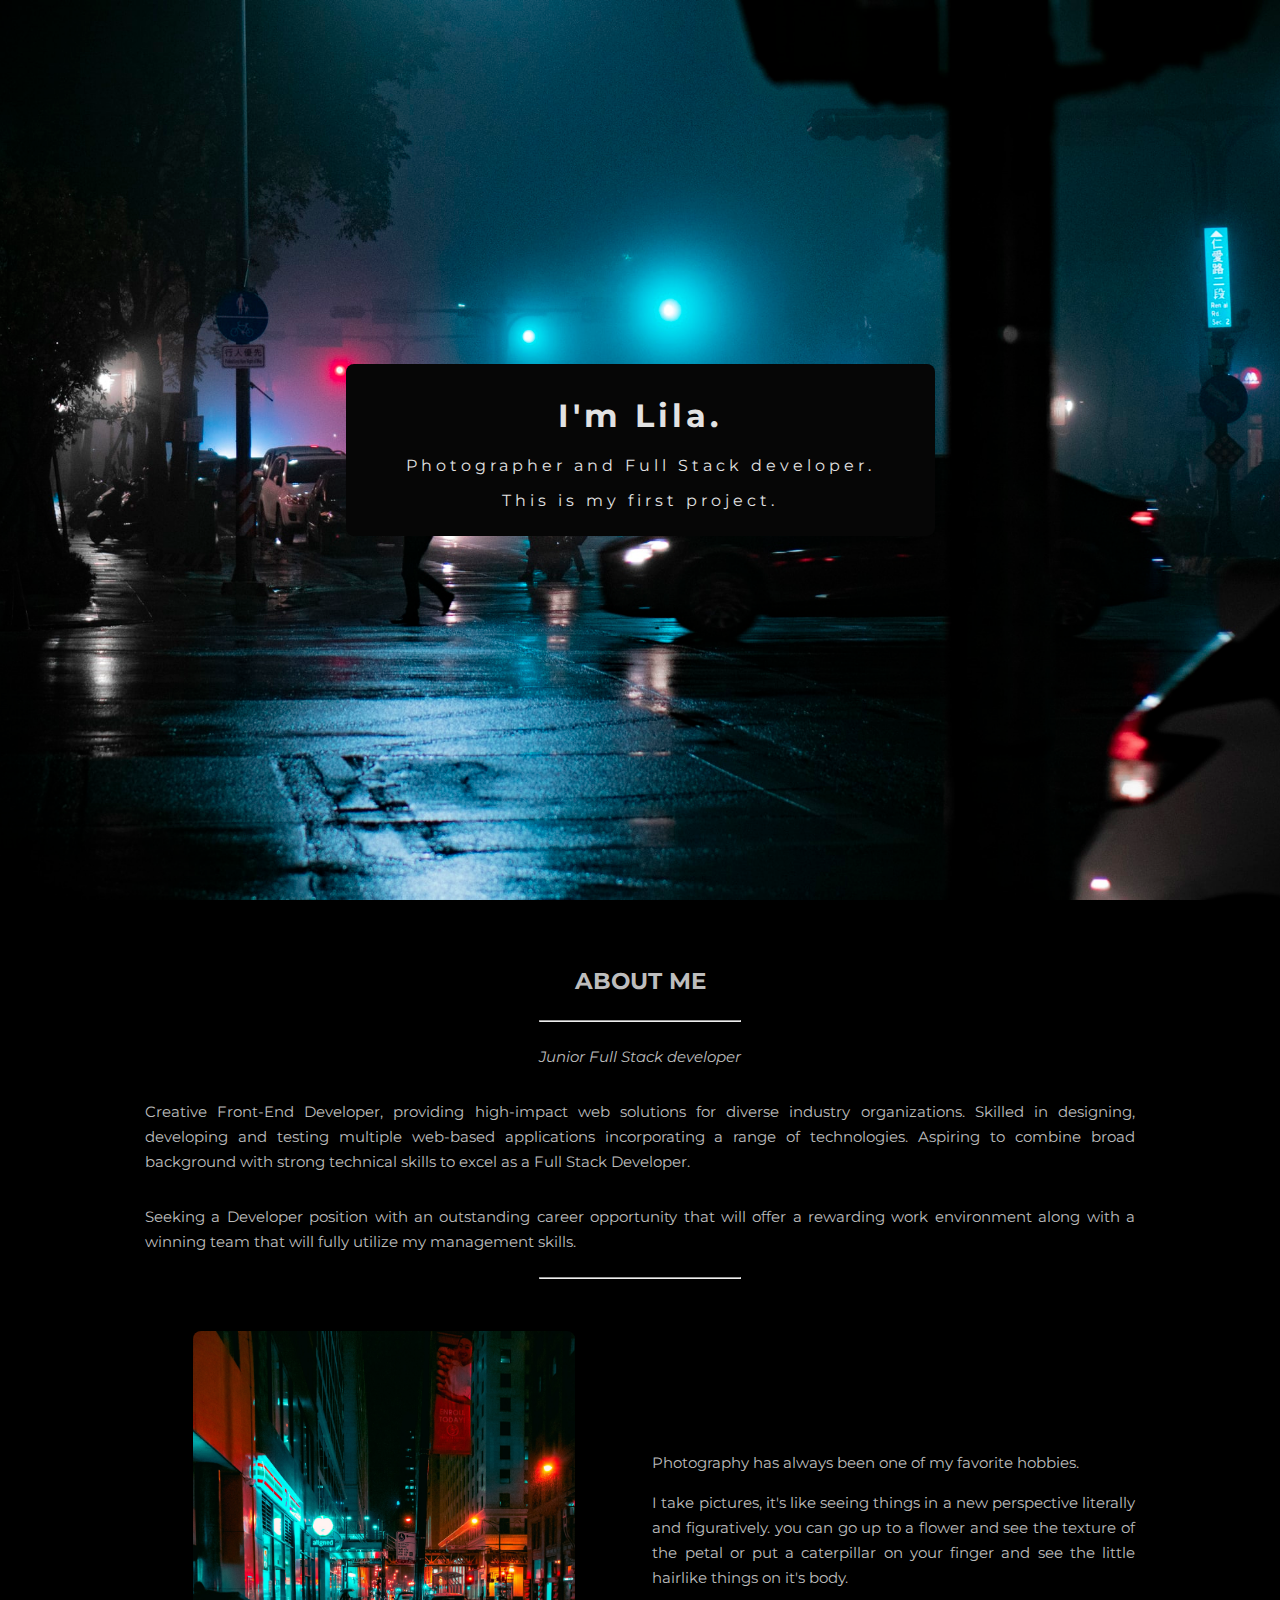
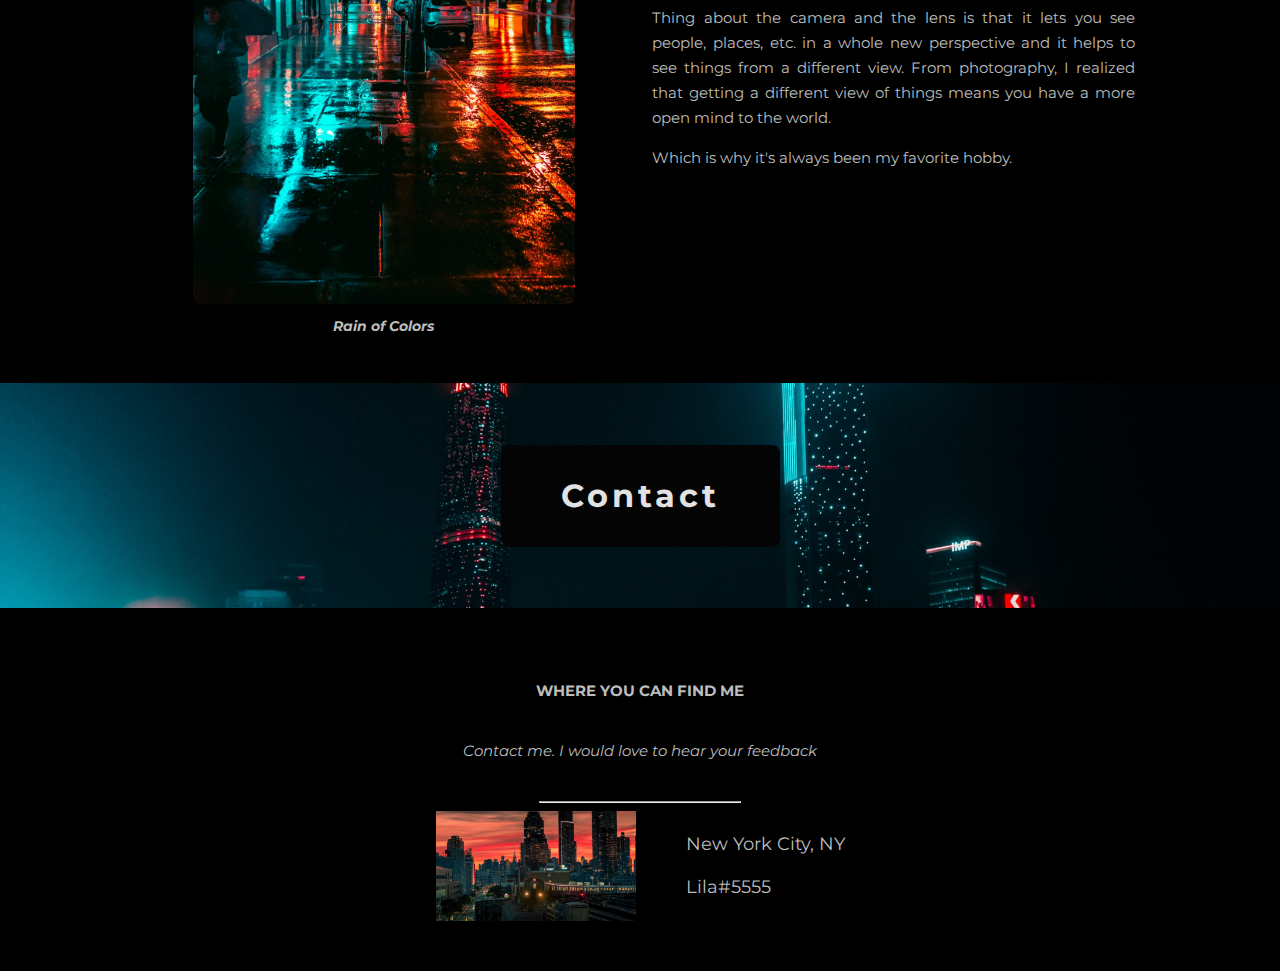
<file: index.html>
<!DOCTYPE html>
<html lang="en">

<head>
    <meta charset="UTF-8">
    <meta http-equiv="X-UA-Compatible" content="IE=edge">
    <meta name="viewport" content="width=device-width, initial-scale=1.0">
    <link rel="icon" href="./media/favicon.jpg" />
    <link rel="stylesheet" href="style.css">
    <title>I'm Lila.</title>
</head>

<body>
    <!-- I'm Lila -->
    <header class="bgimg">
        <div class="first-box">
            <div class="first-box-content">
                <h1>I'm Lila.</h1>
                <p>Photographer and Full Stack developer.</p>
                <p>This is my first project.</p>
            </div>
        </div>
    </header>
    
    <!-- About me -->
    <section class="about-me">
        <h2 style="text-align: center;">ABOUT ME</h2>
        <hr style="width: 200px;">
        <p style="text-align: center"><em>Junior Full Stack developer</em></p>
        <p>Creative Front-End Developer, providing high-impact web solutions for
            diverse industry organizations. Skilled in designing, developing and testing multiple web-based
            applications incorporating a range of technologies. Aspiring to combine broad background with strong
            technical skills to excel as a Full Stack Developer.</p>
        <p> Seeking a Developer position with an outstanding career opportunity that will offer a rewarding
            work environment along with a winning team that will fully utilize my management skills.</p>
        <hr style="width: 200px;">
    </section>

    <!-- My Hobby Section -->
    <section class="my-hobby">
        <div class="my-hobby-img">
            <img class="hobbyimg" src="./media/aboutme.jpg" alt="My Photography" width="80%" height="80%">
            <h3 class="rain-of-colors"><em>Rain of Colors</em></h3>
        </div>
        <div class="photography-text">
            <p>Photography has always been one of my favorite hobbies.</p>
            <p>I take pictures, it's like seeing things in a new perspective literally and figuratively. you can go
                up to a flower and see
                the texture of the petal or put a caterpillar on your finger and see the little hairlike things on
                it's body.</p>
            <p>Thing about the camera and the lens is that it lets you see people, places, etc. in a whole new
                perspective and it helps to see things from a different view. From photography, I realized that getting
                a different view of things means you have a more open mind to the world.</p>
            <p>Which is why it's always been my favorite hobby.</p>
        </div>
    </section>
    <!-- Contact Banner -->
    <section class="bgimg2">
        <div class="contact-box">
            <div class="contact-box-content">
                <h1>Contact</h1>
            </div>
        </div>
    </section>
    <!-- Where to find me -->
    <section class="about-me">
        <h4 style="text-align: center;">WHERE YOU CAN FIND ME</h4>
        <p style="text-align: center; padding-bottom: 15px;"><em> Contact me. I would love to hear your feedback</em>
        </p>
    </section>
    <hr style="width: 200px;">
    <!-- Discord -->
    <section class="discord">
        <div class="discord-img">
            <img class="discord-img2" src="./media/nyc.jpg" alt="Times Square" width="200vh" height="110vh">
        </div>
        <div class="discord-info">
            <p>New York City, NY</p>
            <p>Lila#5555</p>
    </section>
</body>

</html>
</file>
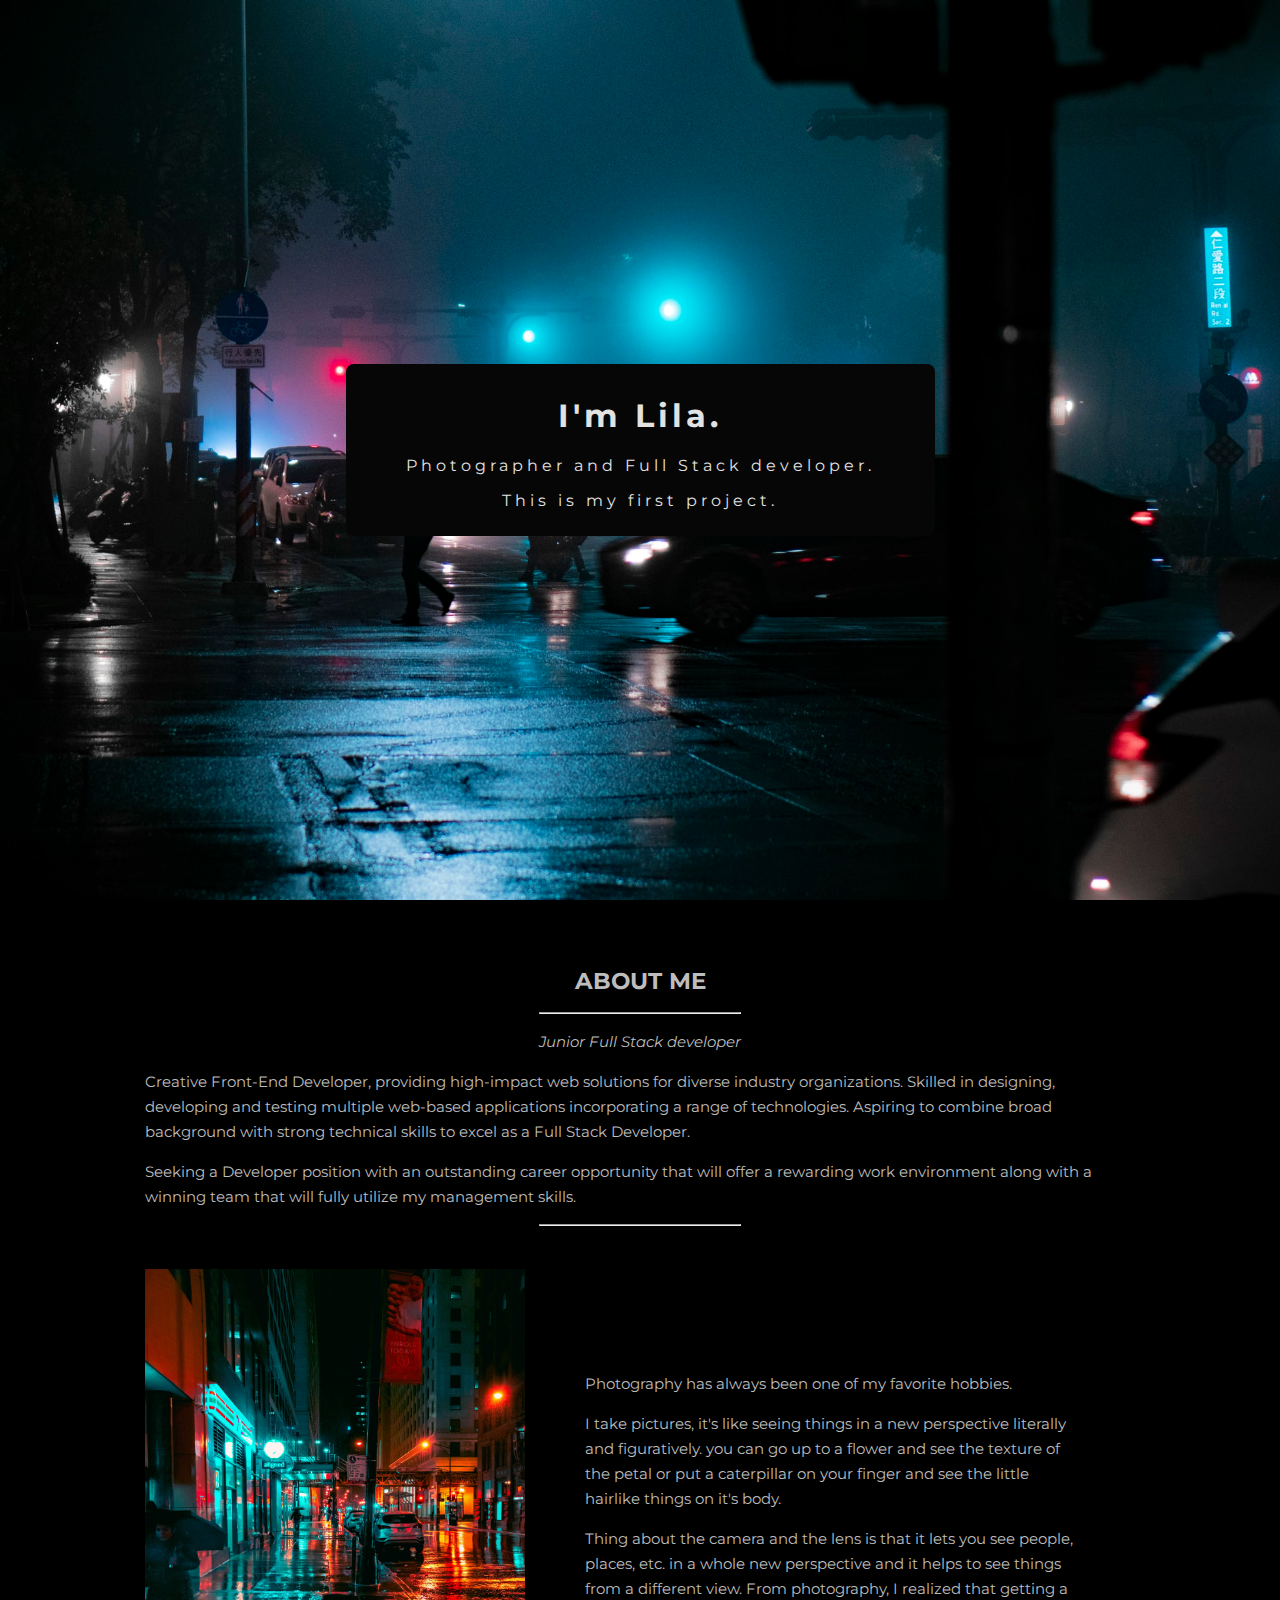
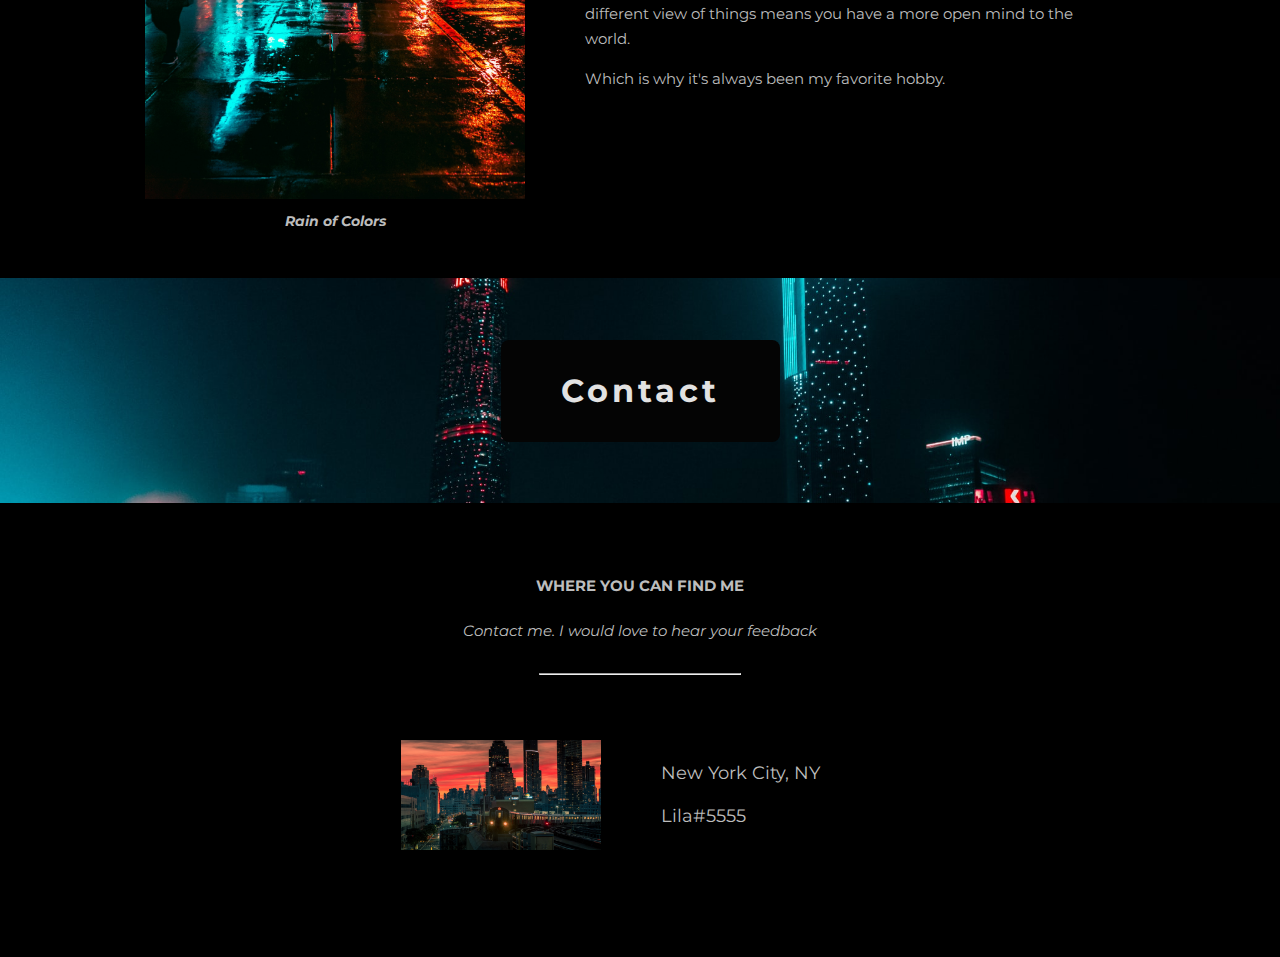
<file: I'm Lila - Project/index.html>
<!DOCTYPE html>
<html lang="en">

<head>
    <meta charset="UTF-8">
    <meta http-equiv="X-UA-Compatible" content="IE=edge">
    <meta name="viewport" content="width=device-width, initial-scale=1.0">
    <link rel="icon" href="./media/favicon.jpg" />
    <link rel="stylesheet" href="style.css">
    <title>I'm Lila.</title>
</head>

<body>
    <!-- I'm Lila -->
    <header class="bgimg">
        <div class="first-box">
            <div class="first-box-content">
                <h1>I'm Lila.</h1>
                <p>Photographer and Full Stack developer.</p>
                <p>This is my first project.</p>
            </div>
        </div>
    </header>
    <!-- About me -->
    <section class="about-me">
        <h2 style="text-align: center;">ABOUT ME</h2>
        <hr style="width: 200px;">
        <p style="text-align: center"><em>Junior Full Stack developer</em></p>
        <p>Creative Front-End Developer, providing high-impact web solutions for
            diverse industry organizations. Skilled in designing, developing and testing multiple web-based
            applications incorporating a range of technologies. Aspiring to combine broad background with strong
            technical skills to excel as a Full Stack Developer.</p>
        <p> Seeking a Developer position with an outstanding career opportunity that will offer a rewarding
            work environment along with a winning team that will fully utilize my management skills.</p>
        <hr style="width: 200px;">
    </section>
    <!-- My Hobby Section -->
    <section class="my-hobby">
        <div class="my-hobby-img">
            <img src="./media/aboutme.jpg" alt="My Photography" width="380vh" height="530vh">
            <h3 class="rain-of-colors"><em>Rain of Colors</em></h3>
        </div>
        <div class="photography-text">
            <p>Photography has always been one of my favorite hobbies.</p>
            <p>I take pictures, it's like seeing things in a new perspective literally and figuratively. you can go
                up to a flower and see
                the texture of the petal or put a caterpillar on your finger and see the little hairlike things on
                it's body.</p>
            <p>Thing about the camera and the lens is that it lets you see people, places, etc. in a whole new
                perspective and it helps to see things from a different view. From photography, I realized that getting
                a different view of things means you have a more open mind to the world.</p>
            <p>Which is why it's always been my favorite hobby.</p>
        </div>
    </section>
    <!-- Contact Banner -->
    <section class="bgimg2">
        <div class="contact-box">
            <div class="contact-box-content">
                <h1>Contact</h1>
            </div>
        </div>
    </section>
    <!-- Where to find me -->
    <section class="about-me">
        <h4 style="text-align: center;">WHERE YOU CAN FIND ME</h4>
        <p style="text-align: center; padding-bottom: 15px;"><em> Contact me. I would love to hear your feedback</em>
        </p>
    </section>
    <hr style="width: 200px;">
    <!-- Discord -->
    <section class="discord">
        <div class="discord-img">
            <img src="./media/nyc.jpg" alt="Times Square" width="200vh" height="110vh">
        </div>
        <div class="discord-info">
            <p>New York City, NY</p>
            <p>Lila#5555</p>
    </section>
</body>

</html>
</file>
<file: style.css>
@import url('https://fonts.googleapis.com/css2?family=Montserrat&display=swap');

html,body {
    font-family: 'Montserrat', sans-serif;
    margin: 0px;
    width: 100%;
    height: 100%;
    background-color: black;
    color: #bdbdbd;
    box-sizing: border-box;
    text-align: justify;
    text-justify: auto;
}

/* First box */
.bgimg {
    background-position: center;
    background-repeat: no-repeat;
    background-size: cover;
    text-align: center;
    background-image: url('./media/city.jpg');
}

.first-box {
    height: 100vh;
    display: flex;
    justify-content: center;
    align-items: center;
}

.first-box-content {
    padding: 10px 60px;
    border-radius: 8px;
    letter-spacing: 4px;
    color:rgb(226, 226, 226);
    background-color: rgb(6, 6, 6);
}

/* Second box */
.about-me {
    max-width: 110vh;
    margin: auto;
    border: 15px;
    padding: 50px 15px 0 15px;
    font-size: 15px;
    line-height: 25px;
    display: flex;
    flex-direction: column;
    justify-content: center;
}

.my-hobby {
    max-width: 110vh;
    margin: auto;
    padding: 10px 15px 30px 15px;
    font-size: 15px;
    line-height: 25px;
    display: flex;
    flex-direction: row;
    justify-content: center;
    align-items: center;
    gap: 30px;
}

.rain-of-colors{
    text-align: center; 
    font-size: 95%; 
    margin-top: 10px;
}

.my-hobby-img {
    display: flex;
    flex-direction: column;
    align-items: center;
    margin-top: 35px;
}

.hobbyimg {
    border-radius: 8px;
}

 @media (max-width: 800px){ 
    .my-hobby {
        flex-wrap: wrap;
      }
} 

.photography-text {
    padding-bottom: 30px;
}

/* Contact Banner */

.bgimg2 {
    background-position: center;
    background-repeat: no-repeat;
    background-size: cover;
    text-align: center;
    background-image: url('./media/contact.jpg');}

.contact-box{
    display: flex;
    justify-content: center;
    align-items: center;
    height: 25vh;
}

.contact-box-content {
    padding: 10px 60px;
    border-radius: 8px;
    letter-spacing: 4px;
    color:rgb(226, 226, 226);
    background-color: rgb(4, 4, 4);
}

/* Third Box */

.discord {
    margin-left: auto;
    margin-right: auto;
    max-width: 110vh;   
    font-size: 15px;
    line-height: 25px;
    display: flex;
    justify-content: center;
    align-items: center;
    padding: 0px 20px 50px 20px;
    gap: 50px;
}

.discord-img {
    display: flex;
    flex-direction: column;
    align-items: center;
    border-radius: 8px;
}

.discord-info {
    font-size: 18px;
}
</file>
<file: I'm Lila - Project/style.css>
@import url('https://fonts.googleapis.com/css2?family=Montserrat&display=swap');

html,body {
    font-family: 'Montserrat', sans-serif;
    margin: 0px;
    width: 100%;
    height: 100%;
    background-color: black;
    color: #bdbdbd;
}
/* First box */
.bgimg {
    background-position: center;
    background-repeat: no-repeat;
    background-size: cover;
    text-align: center;
    background-image: url('./media/city.jpg');
}

.first-box {
    height: 100vh;
    display: flex;
    justify-content: center;
    align-items: center;
}

.first-box-content {
    padding: 10px 60px;
    border-radius: 8px;
    letter-spacing: 4px;
    color:rgb(226, 226, 226);
    background-color: rgb(6, 6, 6);
}
/* Second box */
.about-me {
    margin-left: auto;
    margin-right: auto;
    max-width: 110vh;
    padding-top: 50px;
    font-size: 15px;
    line-height: 25px;
}
.my-hobby {
    margin-left: auto;
    margin-right: auto;
    max-width: 110vh;   
    padding-top: 10px;
    padding-bottom: 30px;
    font-size: 15px;
    line-height: 25px;
    display: flex;
    justify-content: center;
    align-items: center;
}

.rain-of-colors{
    text-align: center; 
    font-size: 95%; 
    margin-top: 10px;
}

.my-hobby-img {
    display: flex;
    flex-direction: column;
    align-items: center;
    border-radius: 8px;
    margin-top: 25px;
}

.photography-text {
    margin: 60px;
    padding-bottom: 30px;
}

/* Contact Banner */

.bgimg2 {
    background-position: center;
    background-repeat: no-repeat;
    background-size: cover;
    text-align: center;
    background-image: url('./media/contact.jpg');}

.contact-box{
    display: flex;
    justify-content: center;
    align-items: center;
    height: 25vh;
}

.contact-box-content {
    padding: 10px 60px;
    border-radius: 8px;
    letter-spacing: 4px;
    color:rgb(226, 226, 226);
    background-color: rgb(4, 4, 4);
}

/* Third Box */

.discord {
    margin-left: auto;
    margin-right: auto;
    max-width: 110vh;   
    font-size: 15px;
    line-height: 25px;
    display: flex;
    justify-content: center;
    align-items: center;
    padding-bottom: 50px;
}

.discord-img {
    display: flex;
    flex-direction: column;
    align-items: center;
    border-radius: 8px;
}

.discord-info {
    margin: 60px;
    font-size: 18px;
}
</file>
